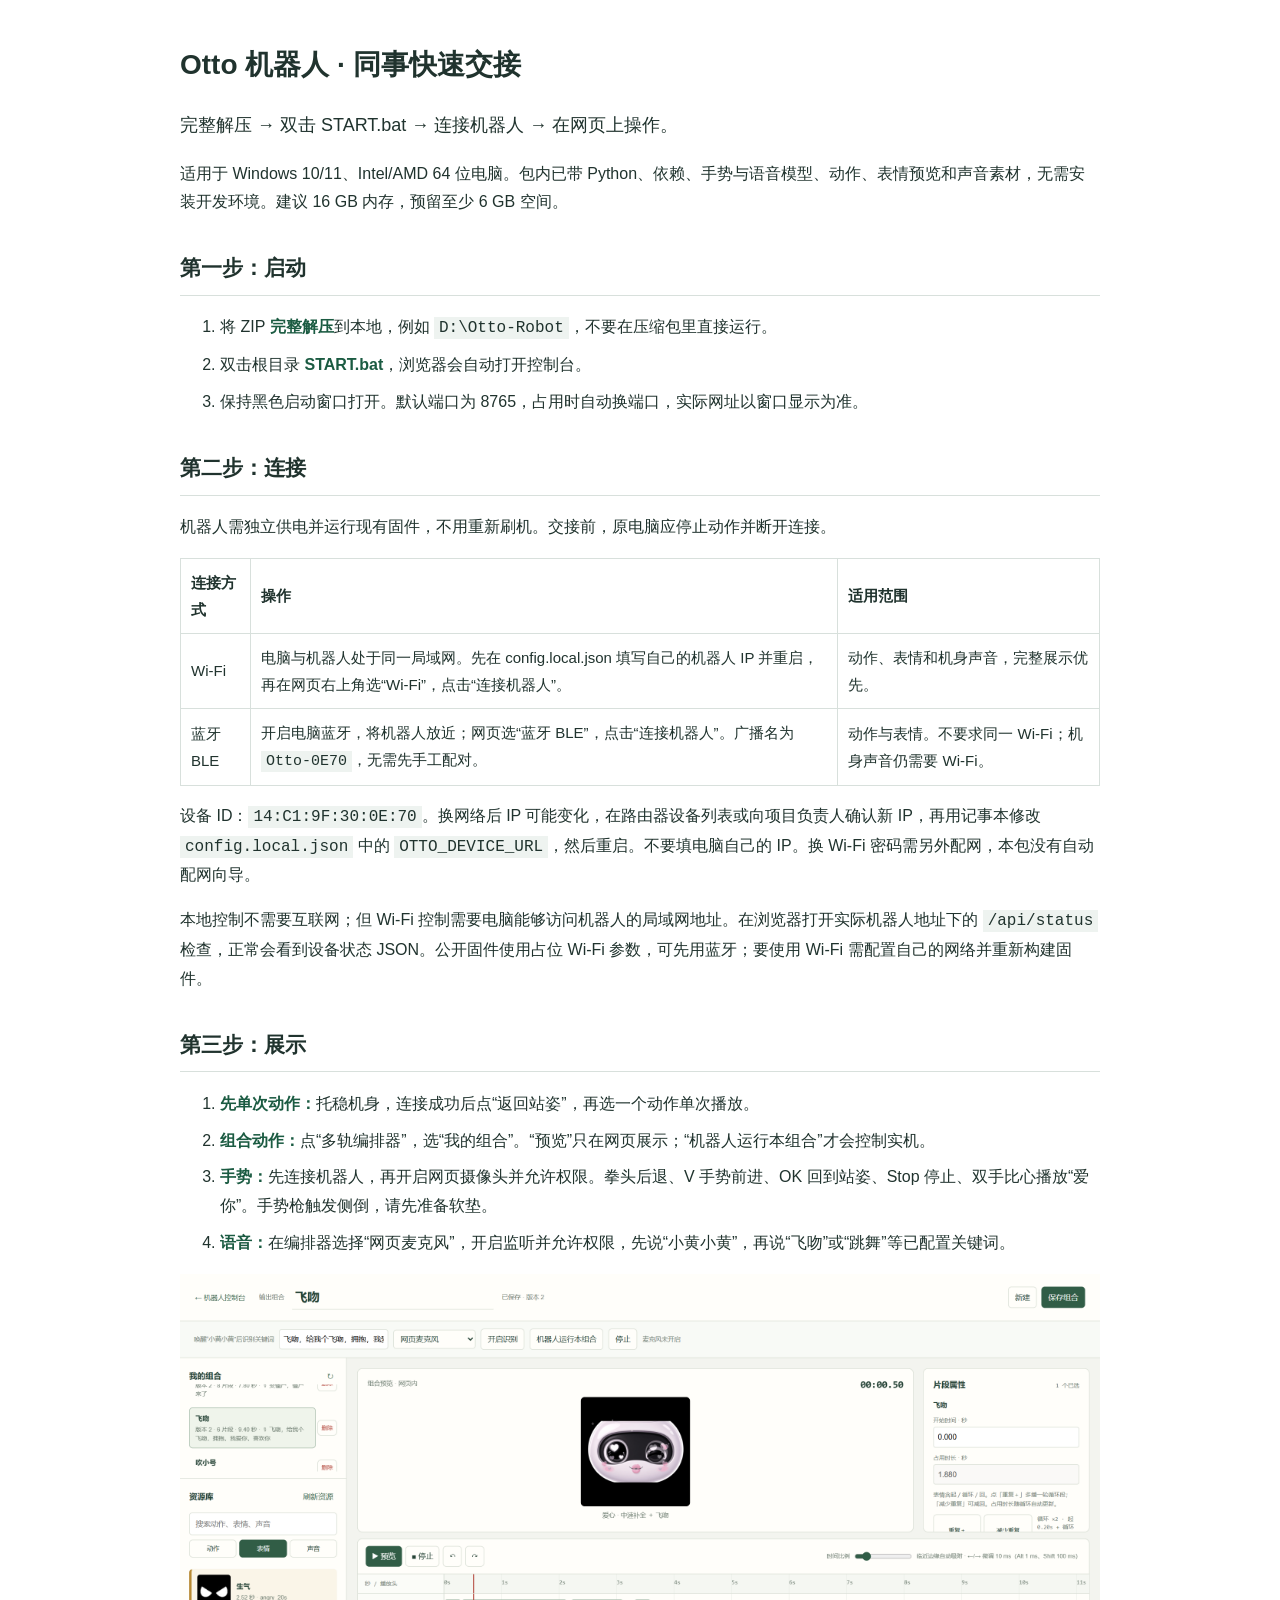
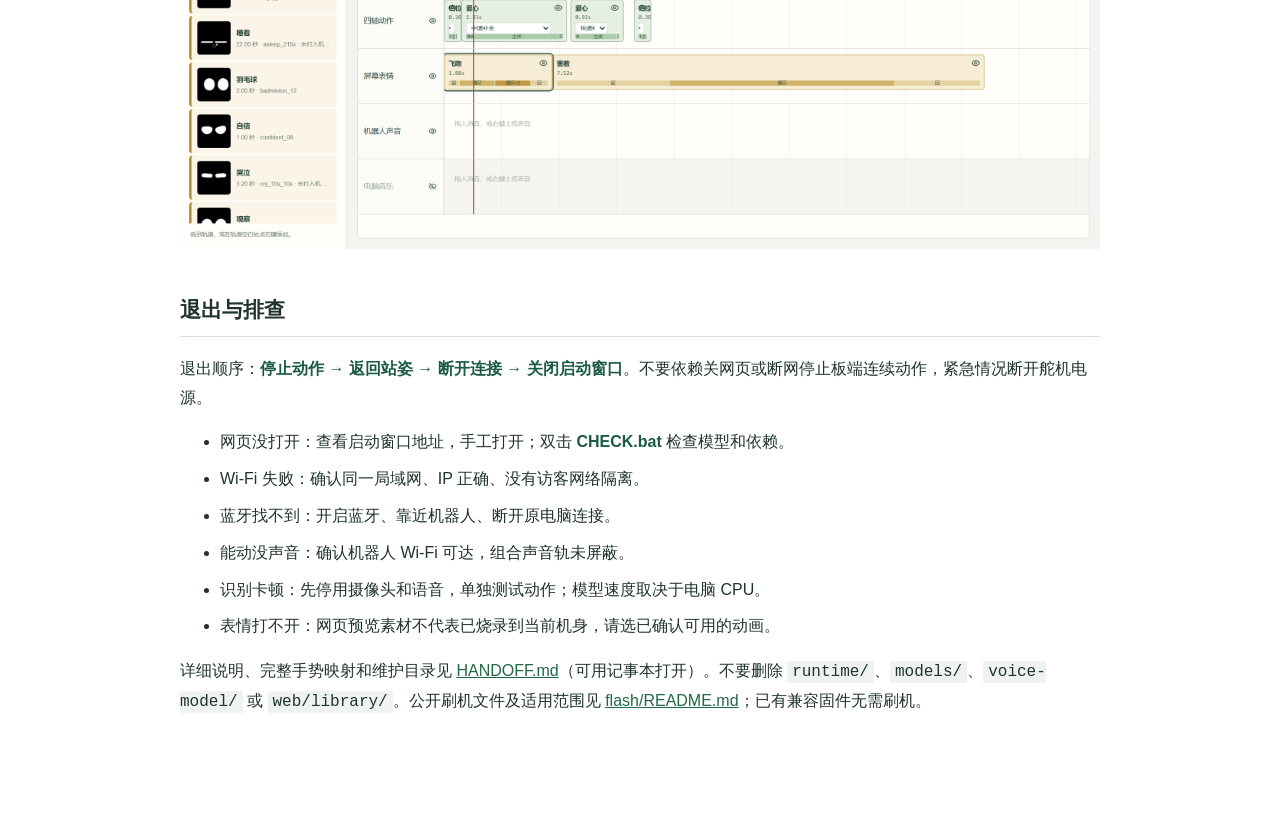
<file: QUICKSTART.html>
<!doctype html>
<html lang="zh-CN">
<meta charset="utf-8">
<meta name="viewport" content="width=device-width, initial-scale=1">
<title>Otto 机器人 · 同事快速交接</title>
<style>
body{max-width:920px;margin:40px auto;padding:0 24px 48px;font:16px/1.8 "Microsoft YaHei",sans-serif;color:#20332e;background:#fff}h1{font-size:28px}h2{font-size:21px;margin-top:32px;border-bottom:1px solid #d8e0dc;padding-bottom:8px}code{background:#eef3f0;padding:2px 5px;overflow-wrap:anywhere}a{color:#216846}table{border-collapse:collapse;width:100%;font-size:15px}td,th{border:1px solid #d8e0dc;padding:10px;text-align:left}img{width:100%;height:auto}li{margin:8px 0}.lead{font-size:18px}strong{color:#1b5b42}
</style>
<h1>Otto 机器人 · 同事快速交接</h1>
<p class="lead">完整解压 → 双击 START.bat → 连接机器人 → 在网页上操作。</p>
<p>适用于 Windows 10/11、Intel/AMD 64 位电脑。包内已带 Python、依赖、手势与语音模型、动作、表情预览和声音素材，无需安装开发环境。建议 16 GB 内存，预留至少 6 GB 空间。</p>
<h2>第一步：启动</h2>
<ol>
<li>将 ZIP <strong>完整解压</strong>到本地，例如 <code>D:\Otto-Robot</code>，不要在压缩包里直接运行。</li>
<li>双击根目录 <strong>START.bat</strong>，浏览器会自动打开控制台。</li>
<li>保持黑色启动窗口打开。默认端口为 8765，占用时自动换端口，实际网址以窗口显示为准。</li>
</ol>
<h2>第二步：连接</h2>
<p>机器人需独立供电并运行现有固件，不用重新刷机。交接前，原电脑应停止动作并断开连接。</p>
<table>
<tr><th>连接方式</th><th>操作</th><th>适用范围</th></tr>
<tr><td>Wi-Fi</td><td>电脑与机器人处于同一局域网。先在 config.local.json 填写自己的机器人 IP 并重启，再在网页右上角选“Wi-Fi”，点击“连接机器人”。</td><td>动作、表情和机身声音，完整展示优先。</td></tr>
<tr><td>蓝牙 BLE</td><td>开启电脑蓝牙，将机器人放近；网页选“蓝牙 BLE”，点击“连接机器人”。广播名为 <code>Otto-0E70</code>，无需先手工配对。</td><td>动作与表情。不要求同一 Wi-Fi；机身声音仍需要 Wi-Fi。</td></tr>
</table>
<p>设备 ID：<code>14:C1:9F:30:0E:70</code>。换网络后 IP 可能变化，在路由器设备列表或向项目负责人确认新 IP，再用记事本修改 <code>config.local.json</code> 中的 <code>OTTO_DEVICE_URL</code>，然后重启。不要填电脑自己的 IP。换 Wi-Fi 密码需另外配网，本包没有自动配网向导。</p>
<p>本地控制不需要互联网；但 Wi-Fi 控制需要电脑能够访问机器人的局域网地址。在浏览器打开实际机器人地址下的 <code>/api/status</code> 检查，正常会看到设备状态 JSON。公开固件使用占位 Wi-Fi 参数，可先用蓝牙；要使用 Wi-Fi 需配置自己的网络并重新构建固件。</p>
<h2>第三步：展示</h2>
<ol>
<li><strong>先单次动作：</strong>托稳机身，连接成功后点“返回站姿”，再选一个动作单次播放。</li>
<li><strong>组合动作：</strong>点“多轨编排器”，选“我的组合”。“预览”只在网页展示；“机器人运行本组合”才会控制实机。</li>
<li><strong>手势：</strong>先连接机器人，再开启网页摄像头并允许权限。拳头后退、V 手势前进、OK 回到站姿、Stop 停止、双手比心播放“爱你”。手势枪触发侧倒，请先准备软垫。</li>
<li><strong>语音：</strong>在编排器选择“网页麦克风”，开启监听并允许权限，先说“小黄小黄”，再说“飞吻”或“跳舞”等已配置关键词。</li>
</ol>
<img src="docs/media/multitrack-composer.png" alt="多轨编排器的飞吻组合界面">
<h2>退出与排查</h2>
<p>退出顺序：<strong>停止动作 → 返回站姿 → 断开连接 → 关闭启动窗口</strong>。不要依赖关网页或断网停止板端连续动作，紧急情况断开舵机电源。</p>
<ul>
<li>网页没打开：查看启动窗口地址，手工打开；双击 <strong>CHECK.bat</strong> 检查模型和依赖。</li>
<li>Wi-Fi 失败：确认同一局域网、IP 正确、没有访客网络隔离。</li>
<li>蓝牙找不到：开启蓝牙、靠近机器人、断开原电脑连接。</li>
<li>能动没声音：确认机器人 Wi-Fi 可达，组合声音轨未屏蔽。</li>
<li>识别卡顿：先停用摄像头和语音，单独测试动作；模型速度取决于电脑 CPU。</li>
<li>表情打不开：网页预览素材不代表已烧录到当前机身，请选已确认可用的动画。</li>
</ul>
<p>详细说明、完整手势映射和维护目录见 <a href="HANDOFF.md">HANDOFF.md</a>（可用记事本打开）。不要删除 <code>runtime/</code>、<code>models/</code>、<code>voice-model/</code> 或 <code>web/library/</code>。公开刷机文件及适用范围见 <a href="flash/README.md">flash/README.md</a>；已有兼容固件无需刷机。</p>
</html>
</file>
